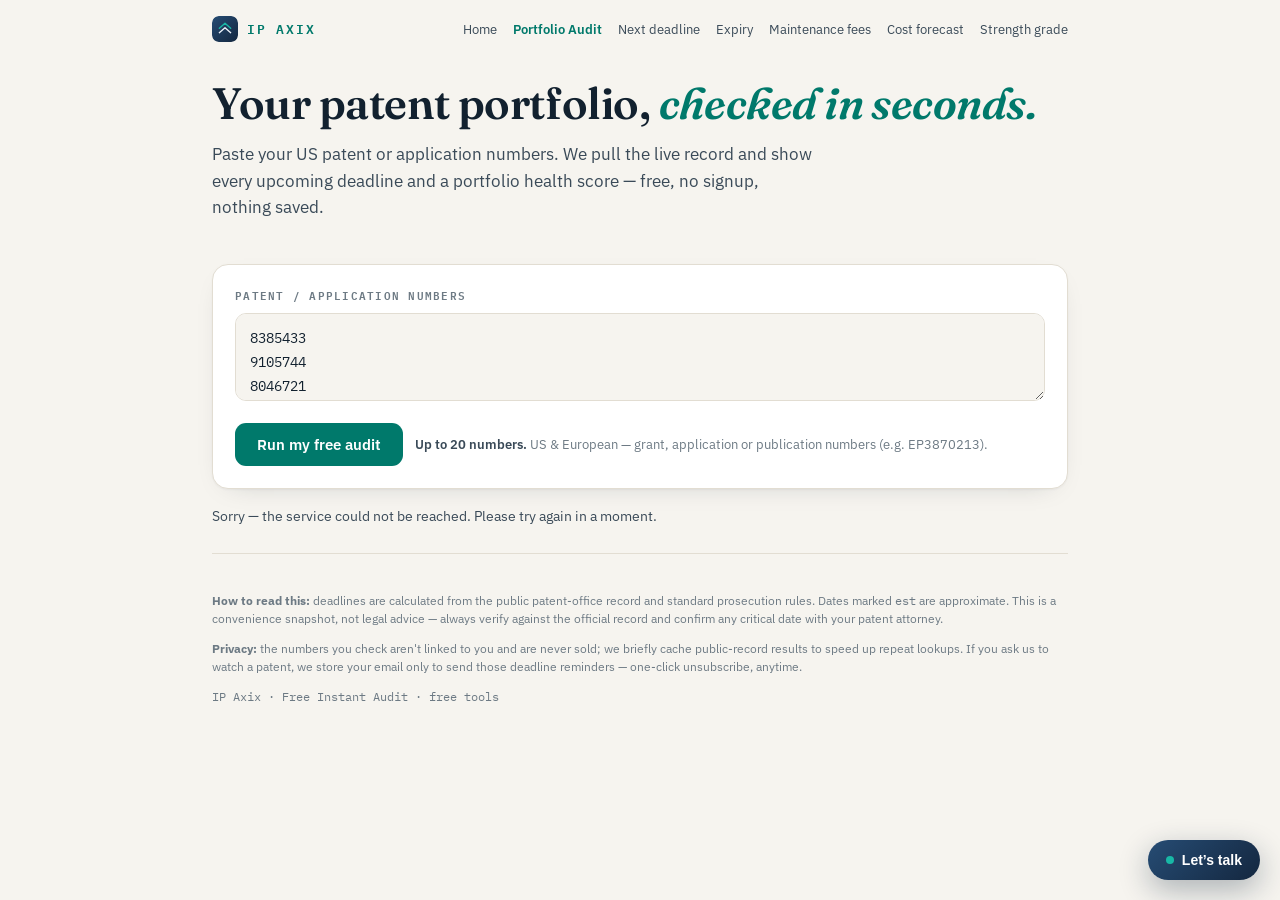
<file: index.html>
<!doctype html>
<html lang="en">
<head>
<meta charset="utf-8">
<meta name="viewport" content="width=device-width, initial-scale=1">
<title>Free Patent Portfolio Audit — IP Axix</title>
<meta name="description" content="Paste your US and European patent numbers for an instant deadline board and portfolio health score — free, no signup, live from the USPTO and EPO.">
<link rel="preconnect" href="https://fonts.googleapis.com">
<link rel="preconnect" href="https://fonts.gstatic.com" crossorigin>
<link rel="stylesheet" href="https://fonts.googleapis.com/css2?family=Fraunces:opsz,wght@9..144,400;9..144,500;9..144,600;9..144,700&family=IBM+Plex+Sans:wght@400;500;600;700&family=IBM+Plex+Mono:wght@500;600&display=swap">
<link rel="canonical" href="https://audit.ipaxix.online/">
<meta name="robots" content="index,follow">
<meta property="og:type" content="website">
<meta property="og:url" content="https://audit.ipaxix.online/">
<link rel="stylesheet" href="tools.css">
</head>
<body>
<div class="wrap">
  <nav class="topnav">
    <a class="brand" href="https://ipaxix.online"><span class="logo"><svg viewBox="0 0 64 64" xmlns="http://www.w3.org/2000/svg" role="img" aria-label="IP Axix"><defs><linearGradient id="ipxT" x1="0" y1="0" x2="1" y2="1"><stop offset="0" stop-color="#264C74"/><stop offset="1" stop-color="#14273F"/></linearGradient></defs><rect width="64" height="64" rx="15" fill="url(#ipxT)"/><polyline points="18,41 32,29 46,41" fill="none" stroke="#EAF1F8" stroke-width="3.4" stroke-linecap="round" stroke-linejoin="round"/><polyline points="18,30 32,18 46,30" fill="none" stroke="#18B8A6" stroke-width="3.4" stroke-linecap="round" stroke-linejoin="round"/></svg></span> IP Axix</a>
    <div class="navlinks"><a href="https://ipaxix.online">Home</a>
      <a href="/" class="on">Portfolio Audit</a>
      <a href="/in-force">Next deadline</a>
      <a href="/expiry">Expiry</a>
      <a href="/annuity">Maintenance fees</a>
      <a href="/forecast">Cost forecast</a>
      <a href="/grade">Strength grade</a>
    </div>
  </nav>
  <header class="mast">
    <h1>Your patent portfolio, <em>checked in seconds.</em></h1>
    <p class="lede">Paste your US patent or application numbers. We pull the live record and show every upcoming deadline and a portfolio health score — free, no signup, nothing saved.</p>
  </header>

  <section class="panel inputcard">
    <label class="field" for="pn">Patent / application numbers</label>
    <textarea id="pn" spellcheck="false" placeholder="e.g.  US 8,385,433&#10;9,105,744&#10;EP3870213"></textarea>
    <div class="row">
      <button class="go" id="run">Run my free audit</button>
      <button class="ghost" id="share" hidden>Copy shareable link</button>
      <span class="hint"><b>Up to 20 numbers.</b> US &amp; European — grant, application or publication numbers (e.g. EP3870213).</span>
    </div>
  </section>

  <div id="status" hidden></div>

  <main id="results" hidden>
    <section class="panel scorecard">
      <div class="gauge">
        <svg width="104" height="104" viewBox="0 0 104 104">
          <circle cx="52" cy="52" r="44" fill="none" stroke="var(--line)" stroke-width="10"></circle>
          <circle id="ring" cx="52" cy="52" r="44" fill="none" stroke="var(--accent)" stroke-width="10" stroke-linecap="round" stroke-dasharray="276.5" stroke-dashoffset="276.5"></circle>
        </svg>
        <div class="val"><b id="scoreNum">—</b><span>Health</span></div>
      </div>
      <div class="scoretext"><h2 id="scoreHead">Portfolio health</h2><p id="scoreSub"></p></div>
    </section>
    <div class="tiles" id="tiles"></div>
    <div class="plist" id="plist"></div>
    <div class="capture" id="capture" hidden></div>
    <section class="cta">
      <h2>Never chase these dates by hand again.</h2>
      <p>This snapshot is a one-time look. In the full tool your whole portfolio — US and European — stays synced, every deadline is monitored, and you get reminders before anything is at risk.</p>
      <div class="btns"><a class="primary" id="ctaStart" href="#">Book a walkthrough</a><a class="secondary" id="ctaDemo" href="#">Send us a message</a></div>
    </section>
    <div class="more">
      <h3>More free tools</h3>
      <div class="grid">
        <a href="/in-force"><b>When is my next deadline?</b><span>The soonest deadline on any US or European patent.</span></a>
        <a href="/expiry"><b>Patent expiry calculator</b><span>When a patent's term runs out.</span></a>
        <a href="/annuity"><b>Maintenance-fee estimator</b><span>What the USPTO fees will cost.</span></a>
      </div>
    </div>
  </main>

  <footer>
    <p><strong>How to read this:</strong> deadlines are calculated from the public patent-office record and standard prosecution rules. Dates marked <span class="mono">est</span> are approximate. This is a convenience snapshot, not legal advice — always verify against the official record and confirm any critical date with your patent attorney.</p>
    <p><strong>Privacy:</strong> the numbers you check aren't linked to you and are never sold; we briefly cache public-record results to speed up repeat lookups. If you ask us to watch a patent, we store your email only to send those deadline reminders — one-click unsubscribe, anytime.</p>
    <p class="mono">IP Axix · Free Instant Audit · free tools</p>
  </footer>
</div>
<script src="tools.js"></script>
<script>IPAX.init({ mode:"audit", tool:"audit", examples:"8385433\n9105744\n8046721\nEP3870213\nEP2796249" });</script>
</body>
</html>
</file>
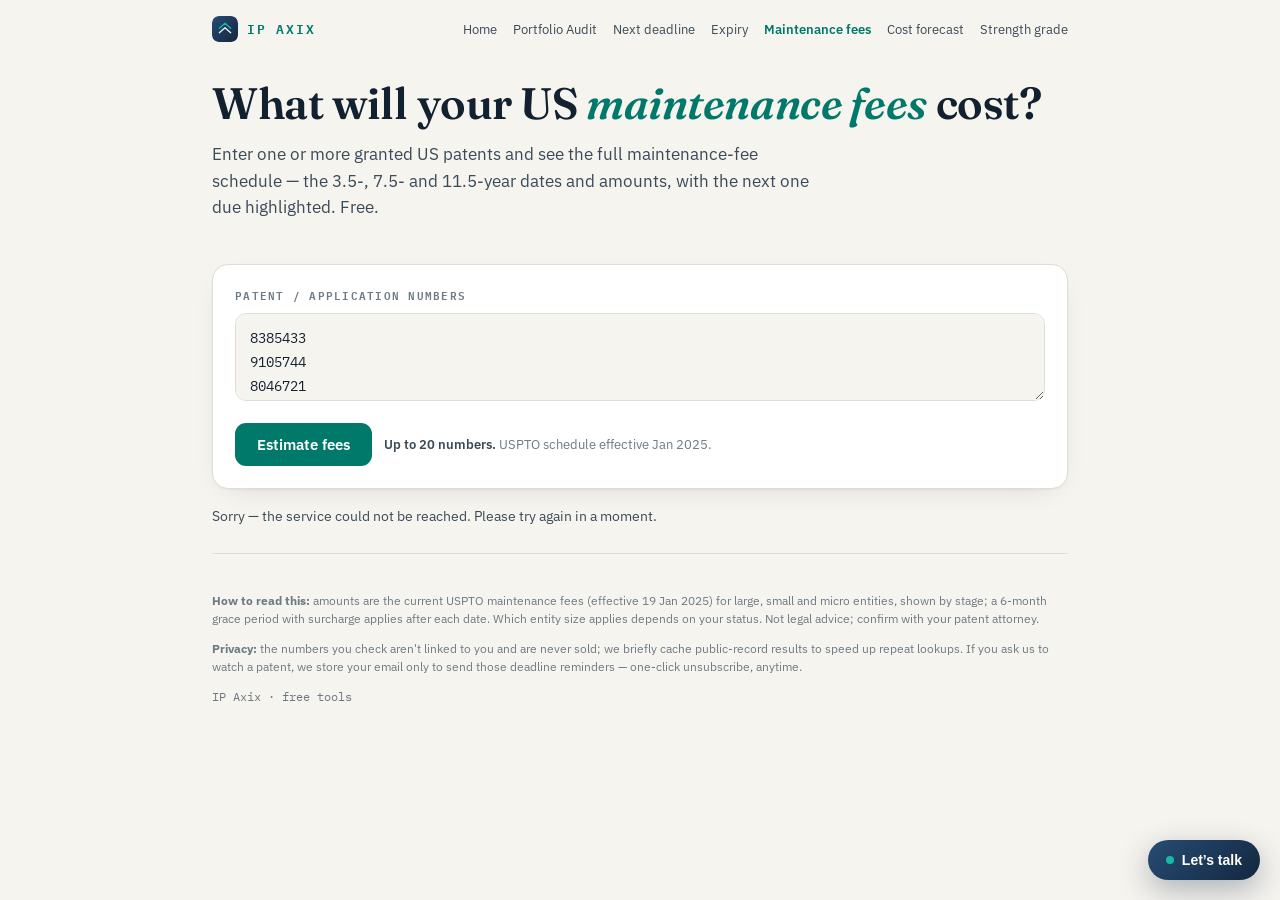
<file: annuity.html>
<!doctype html>
<html lang="en">
<head>
<meta charset="utf-8">
<meta name="viewport" content="width=device-width, initial-scale=1">
<title>US Maintenance Fee Estimator — IP Axix</title>
<meta name="description" content="Enter a US patent number to see its maintenance-fee schedule and amounts (3.5, 7.5, 11.5 years) for large, small and micro entities. Free, from IP Axix.">
<link rel="preconnect" href="https://fonts.googleapis.com">
<link rel="preconnect" href="https://fonts.gstatic.com" crossorigin>
<link rel="stylesheet" href="https://fonts.googleapis.com/css2?family=Fraunces:opsz,wght@9..144,400;9..144,500;9..144,600;9..144,700&family=IBM+Plex+Sans:wght@400;500;600;700&family=IBM+Plex+Mono:wght@500;600&display=swap">
<link rel="canonical" href="https://audit.ipaxix.online/annuity">
<meta name="robots" content="index,follow">
<meta property="og:type" content="website">
<meta property="og:url" content="https://audit.ipaxix.online/annuity">
<link rel="stylesheet" href="tools.css">
</head>
<body>
<div class="wrap">
  <nav class="topnav">
    <a class="brand" href="https://ipaxix.online"><span class="logo"><svg viewBox="0 0 64 64" xmlns="http://www.w3.org/2000/svg" role="img" aria-label="IP Axix"><defs><linearGradient id="ipxT" x1="0" y1="0" x2="1" y2="1"><stop offset="0" stop-color="#264C74"/><stop offset="1" stop-color="#14273F"/></linearGradient></defs><rect width="64" height="64" rx="15" fill="url(#ipxT)"/><polyline points="18,41 32,29 46,41" fill="none" stroke="#EAF1F8" stroke-width="3.4" stroke-linecap="round" stroke-linejoin="round"/><polyline points="18,30 32,18 46,30" fill="none" stroke="#18B8A6" stroke-width="3.4" stroke-linecap="round" stroke-linejoin="round"/></svg></span> IP Axix</a>
    <div class="navlinks"><a href="https://ipaxix.online">Home</a>
      <a href="/">Portfolio Audit</a>
      <a href="/in-force">Next deadline</a>
      <a href="/expiry">Expiry</a>
      <a href="/annuity" class="on">Maintenance fees</a>
      <a href="/forecast">Cost forecast</a>
      <a href="/grade">Strength grade</a>
    </div>
  </nav>
  <header class="mast">
    <h1>What will your US <em>maintenance fees</em> cost?</h1>
    <p class="lede">Enter one or more granted US patents and see the full maintenance-fee schedule — the 3.5-, 7.5- and 11.5-year dates and amounts, with the next one due highlighted. Free.</p>
  </header>

  <section class="panel inputcard">
    <label class="field" for="pn">Patent / application numbers</label>
    <textarea id="pn" spellcheck="false" placeholder="e.g.  US 8,385,433"></textarea>
    <div class="row">
      <button class="go" id="run">Estimate fees</button>
      <button class="ghost" id="share" hidden>Copy shareable link</button>
      <span class="hint"><b>Up to 20 numbers.</b> USPTO schedule effective Jan 2025.</span>
    </div>
  </section>

  <div id="status" hidden></div>

  <main id="results" hidden>
    <div class="plist" id="plist"></div>
    <div class="capture" id="capture" hidden></div>
    <section class="cta">
      <h2>Never miss a fee — or a patent.</h2>
      <p>A missed maintenance fee abandons a granted patent. In the full tool we track every fee across your portfolio and remind you well before each due date.</p>
      <div class="btns"><a class="primary" id="ctaStart" href="#">Book a walkthrough</a><a class="secondary" id="ctaDemo" href="#">Send us a message</a></div>
    </section>
    <div class="more">
      <h3>More free tools</h3>
      <div class="grid">
        <a href="/"><b>Full portfolio audit</b><span>Every deadline + a health score.</span></a>
        <a href="/in-force"><b>When is my next deadline?</b><span>The soonest deadline on any US or European patent.</span></a>
        <a href="/expiry"><b>Patent expiry calculator</b><span>When a patent's term runs out.</span></a>
      </div>
    </div>
  </main>

  <footer>
    <p><strong>How to read this:</strong> amounts are the current USPTO maintenance fees (effective 19 Jan 2025) for large, small and micro entities, shown by stage; a 6-month grace period with surcharge applies after each date. Which entity size applies depends on your status. Not legal advice; confirm with your patent attorney.</p>
    <p><strong>Privacy:</strong> the numbers you check aren't linked to you and are never sold; we briefly cache public-record results to speed up repeat lookups. If you ask us to watch a patent, we store your email only to send those deadline reminders — one-click unsubscribe, anytime.</p>
    <p class="mono">IP Axix · free tools</p>
  </footer>
</div>
<script src="tools.js"></script>
<script>IPAX.init({ mode:"annuity", tool:"annuity", examples:"8385433\n9105744\n8046721\nEP3870213\nEP2796249" });</script>
</body>
</html>
</file>
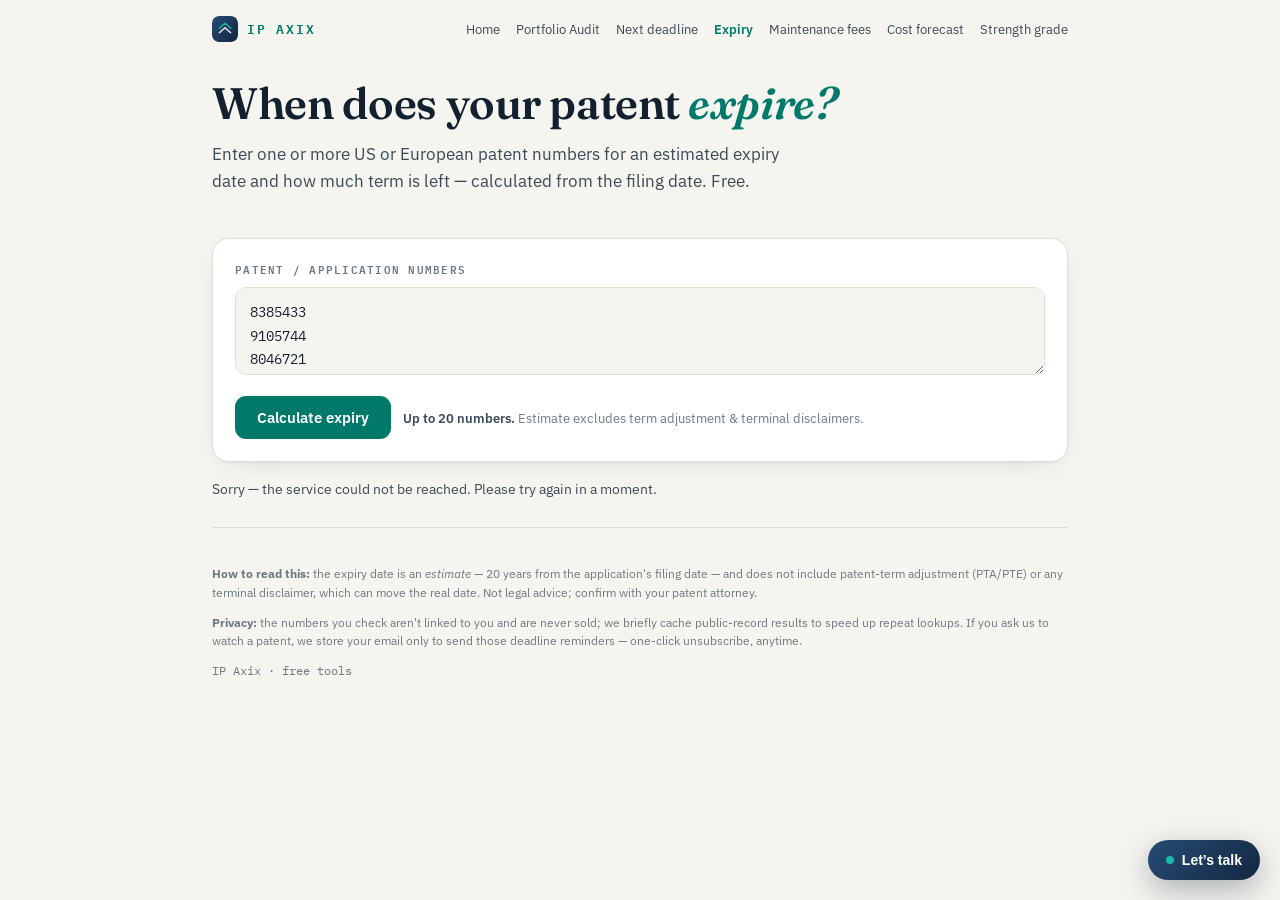
<file: expiry.html>
<!doctype html>
<html lang="en">
<head>
<meta charset="utf-8">
<meta name="viewport" content="width=device-width, initial-scale=1">
<title>Patent Expiry Calculator — IP Axix</title>
<meta name="description" content="Enter a US patent number and get its estimated expiry date and remaining term. Free patent expiry calculator from IP Axix.">
<link rel="preconnect" href="https://fonts.googleapis.com">
<link rel="preconnect" href="https://fonts.gstatic.com" crossorigin>
<link rel="stylesheet" href="https://fonts.googleapis.com/css2?family=Fraunces:opsz,wght@9..144,400;9..144,500;9..144,600;9..144,700&family=IBM+Plex+Sans:wght@400;500;600;700&family=IBM+Plex+Mono:wght@500;600&display=swap">
<link rel="canonical" href="https://audit.ipaxix.online/expiry">
<meta name="robots" content="index,follow">
<meta property="og:type" content="website">
<meta property="og:url" content="https://audit.ipaxix.online/expiry">
<link rel="stylesheet" href="tools.css">
</head>
<body>
<div class="wrap">
  <nav class="topnav">
    <a class="brand" href="https://ipaxix.online"><span class="logo"><svg viewBox="0 0 64 64" xmlns="http://www.w3.org/2000/svg" role="img" aria-label="IP Axix"><defs><linearGradient id="ipxT" x1="0" y1="0" x2="1" y2="1"><stop offset="0" stop-color="#264C74"/><stop offset="1" stop-color="#14273F"/></linearGradient></defs><rect width="64" height="64" rx="15" fill="url(#ipxT)"/><polyline points="18,41 32,29 46,41" fill="none" stroke="#EAF1F8" stroke-width="3.4" stroke-linecap="round" stroke-linejoin="round"/><polyline points="18,30 32,18 46,30" fill="none" stroke="#18B8A6" stroke-width="3.4" stroke-linecap="round" stroke-linejoin="round"/></svg></span> IP Axix</a>
    <div class="navlinks"><a href="https://ipaxix.online">Home</a>
      <a href="/">Portfolio Audit</a>
      <a href="/in-force">Next deadline</a>
      <a href="/expiry" class="on">Expiry</a>
      <a href="/annuity">Maintenance fees</a>
      <a href="/forecast">Cost forecast</a>
      <a href="/grade">Strength grade</a>
    </div>
  </nav>
  <header class="mast">
    <h1>When does your patent <em>expire?</em></h1>
    <p class="lede">Enter one or more US or European patent numbers for an estimated expiry date and how much term is left — calculated from the filing date. Free.</p>
  </header>

  <section class="panel inputcard">
    <label class="field" for="pn">Patent / application numbers</label>
    <textarea id="pn" spellcheck="false" placeholder="e.g.  US 8,385,433&#10;EP3870213"></textarea>
    <div class="row">
      <button class="go" id="run">Calculate expiry</button>
      <button class="ghost" id="share" hidden>Copy shareable link</button>
      <span class="hint"><b>Up to 20 numbers.</b> Estimate excludes term adjustment &amp; terminal disclaimers.</span>
    </div>
  </section>

  <div id="status" hidden></div>

  <main id="results" hidden>
    <div class="plist" id="plist"></div>
    <div class="capture" id="capture" hidden></div>
    <section class="cta">
      <h2>Track term and every deadline in one place.</h2>
      <p>Expiry is only half the picture — maintenance fees keep a patent alive until then. In the full tool your whole portfolio stays monitored, with reminders before every deadline.</p>
      <div class="btns"><a class="primary" id="ctaStart" href="#">Book a walkthrough</a><a class="secondary" id="ctaDemo" href="#">Send us a message</a></div>
    </section>
    <div class="more">
      <h3>More free tools</h3>
      <div class="grid">
        <a href="/"><b>Full portfolio audit</b><span>Every deadline + a health score.</span></a>
        <a href="/in-force"><b>When is my next deadline?</b><span>The soonest deadline on any US or European patent.</span></a>
        <a href="/annuity"><b>Maintenance-fee estimator</b><span>What the USPTO fees will cost.</span></a>
      </div>
    </div>
  </main>

  <footer>
    <p><strong>How to read this:</strong> the expiry date is an <em>estimate</em> — 20 years from the application's filing date — and does not include patent-term adjustment (PTA/PTE) or any terminal disclaimer, which can move the real date. Not legal advice; confirm with your patent attorney.</p>
    <p><strong>Privacy:</strong> the numbers you check aren't linked to you and are never sold; we briefly cache public-record results to speed up repeat lookups. If you ask us to watch a patent, we store your email only to send those deadline reminders — one-click unsubscribe, anytime.</p>
    <p class="mono">IP Axix · free tools</p>
  </footer>
</div>
<script src="tools.js"></script>
<script>IPAX.init({ mode:"expiry", tool:"expiry", examples:"8385433\n9105744\n8046721\nEP3870213\nEP2796249" });</script>
</body>
</html>
</file>
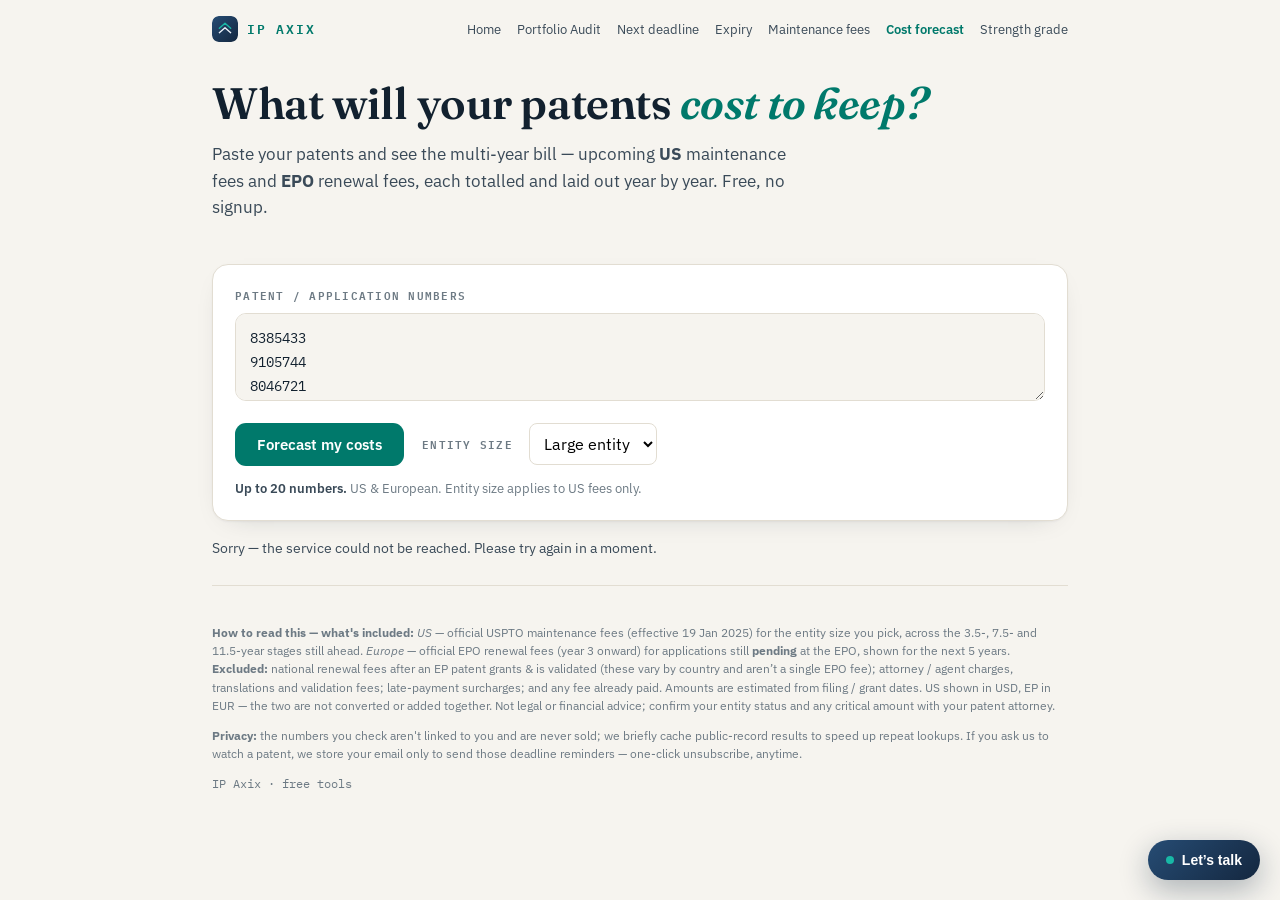
<file: forecast.html>
<!doctype html>
<html lang="en">
<head>
<meta charset="utf-8">
<meta name="viewport" content="width=device-width, initial-scale=1">
<title>Patent Renewal Cost Forecast — IP Axix</title>
<meta name="description" content="Paste your patents and see what it will cost to keep them alive — a multi-year forecast of USPTO maintenance fees, year by year. Free, from IP Axix.">
<link rel="preconnect" href="https://fonts.googleapis.com">
<link rel="preconnect" href="https://fonts.gstatic.com" crossorigin>
<link rel="stylesheet" href="https://fonts.googleapis.com/css2?family=Fraunces:opsz,wght@9..144,400;9..144,500;9..144,600;9..144,700&family=IBM+Plex+Sans:wght@400;500;600;700&family=IBM+Plex+Mono:wght@500;600&display=swap">
<link rel="canonical" href="https://audit.ipaxix.online/forecast">
<meta name="robots" content="index,follow">
<meta property="og:type" content="website">
<meta property="og:url" content="https://audit.ipaxix.online/forecast">
<link rel="stylesheet" href="tools.css">
</head>
<body>
<div class="wrap">
  <nav class="topnav">
    <a class="brand" href="https://ipaxix.online"><span class="logo"><svg viewBox="0 0 64 64" xmlns="http://www.w3.org/2000/svg" role="img" aria-label="IP Axix"><defs><linearGradient id="ipxT" x1="0" y1="0" x2="1" y2="1"><stop offset="0" stop-color="#264C74"/><stop offset="1" stop-color="#14273F"/></linearGradient></defs><rect width="64" height="64" rx="15" fill="url(#ipxT)"/><polyline points="18,41 32,29 46,41" fill="none" stroke="#EAF1F8" stroke-width="3.4" stroke-linecap="round" stroke-linejoin="round"/><polyline points="18,30 32,18 46,30" fill="none" stroke="#18B8A6" stroke-width="3.4" stroke-linecap="round" stroke-linejoin="round"/></svg></span> IP Axix</a>
    <div class="navlinks"><a href="https://ipaxix.online">Home</a>
      <a href="/">Portfolio Audit</a>
      <a href="/in-force">Next deadline</a>
      <a href="/expiry">Expiry</a>
      <a href="/annuity">Maintenance fees</a>
      <a href="/forecast" class="on">Cost forecast</a>
      <a href="/grade">Strength grade</a>
    </div>
  </nav>
  <header class="mast">
    <h1>What will your patents <em>cost to keep?</em></h1>
    <p class="lede">Paste your patents and see the multi-year bill — upcoming <strong>US</strong> maintenance fees and <strong>EPO</strong> renewal fees, each totalled and laid out year by year. Free, no signup.</p>
  </header>

  <section class="panel inputcard">
    <label class="field" for="pn">Patent / application numbers</label>
    <textarea id="pn" spellcheck="false" placeholder="e.g.  US 8,385,433&#10;9,105,744&#10;EP3870213"></textarea>
    <div class="row">
      <button class="go" id="run">Forecast my costs</button>
      <label class="field" for="entity" style="margin:0 4px 0 6px">Entity size</label>
      <select id="entity" style="padding:9px 10px;border:1px solid var(--line);border-radius:8px;background:var(--card,#fff);font:inherit">
        <option value="large">Large entity</option>
        <option value="small">Small entity</option>
        <option value="micro">Micro entity</option>
      </select>
      <button class="ghost" id="share" hidden>Copy shareable link</button>
      <span class="hint"><b>Up to 20 numbers.</b> US &amp; European. Entity size applies to US fees only.</span>
    </div>
  </section>

  <div id="status" hidden></div>

  <main id="results" hidden>
    <div class="plist" id="plist"></div>
    <div class="capture" id="capture" hidden></div>
    <section class="cta">
      <h2>Budget once — then never miss a payment.</h2>
      <p>A missed maintenance fee throws away a granted patent. In the full tool your whole portfolio's fees are tracked and forecast, with reminders before every due date.</p>
      <div class="btns"><a class="primary" id="ctaStart" href="#">Book a walkthrough</a><a class="secondary" id="ctaDemo" href="#">Send us a message</a></div>
    </section>
    <div class="more">
      <h3>More free tools</h3>
      <div class="grid">
        <a href="/"><b>Full portfolio audit</b><span>Every deadline + a health score.</span></a>
        <a href="/annuity"><b>Maintenance-fee estimator</b><span>The fee schedule for one patent.</span></a>
        <a href="/expiry"><b>Patent expiry calculator</b><span>When a patent's term runs out.</span></a>
      </div>
    </div>
  </main>

  <footer>
    <p><strong>How to read this — what's included:</strong> <em>US</em> — official USPTO maintenance fees (effective 19 Jan 2025) for the entity size you pick, across the 3.5-, 7.5- and 11.5-year stages still ahead. <em>Europe</em> — official EPO renewal fees (year 3 onward) for applications still <strong>pending</strong> at the EPO, shown for the next 5 years. <strong>Excluded:</strong> national renewal fees after an EP patent grants &amp; is validated (these vary by country and aren’t a single EPO fee); attorney / agent charges, translations and validation fees; late-payment surcharges; and any fee already paid. Amounts are estimated from filing / grant dates. US shown in USD, EP in EUR — the two are not converted or added together. Not legal or financial advice; confirm your entity status and any critical amount with your patent attorney.</p>
    <p><strong>Privacy:</strong> the numbers you check aren't linked to you and are never sold; we briefly cache public-record results to speed up repeat lookups. If you ask us to watch a patent, we store your email only to send those deadline reminders — one-click unsubscribe, anytime.</p>
    <p class="mono">IP Axix · free tools</p>
  </footer>
</div>
<script src="tools.js"></script>
<script>IPAX.init({ mode:"forecast", tool:"forecast", examples:"8385433\n9105744\n8046721\nEP3870213\nEP2796249" });</script>
</body>
</html>
</file>
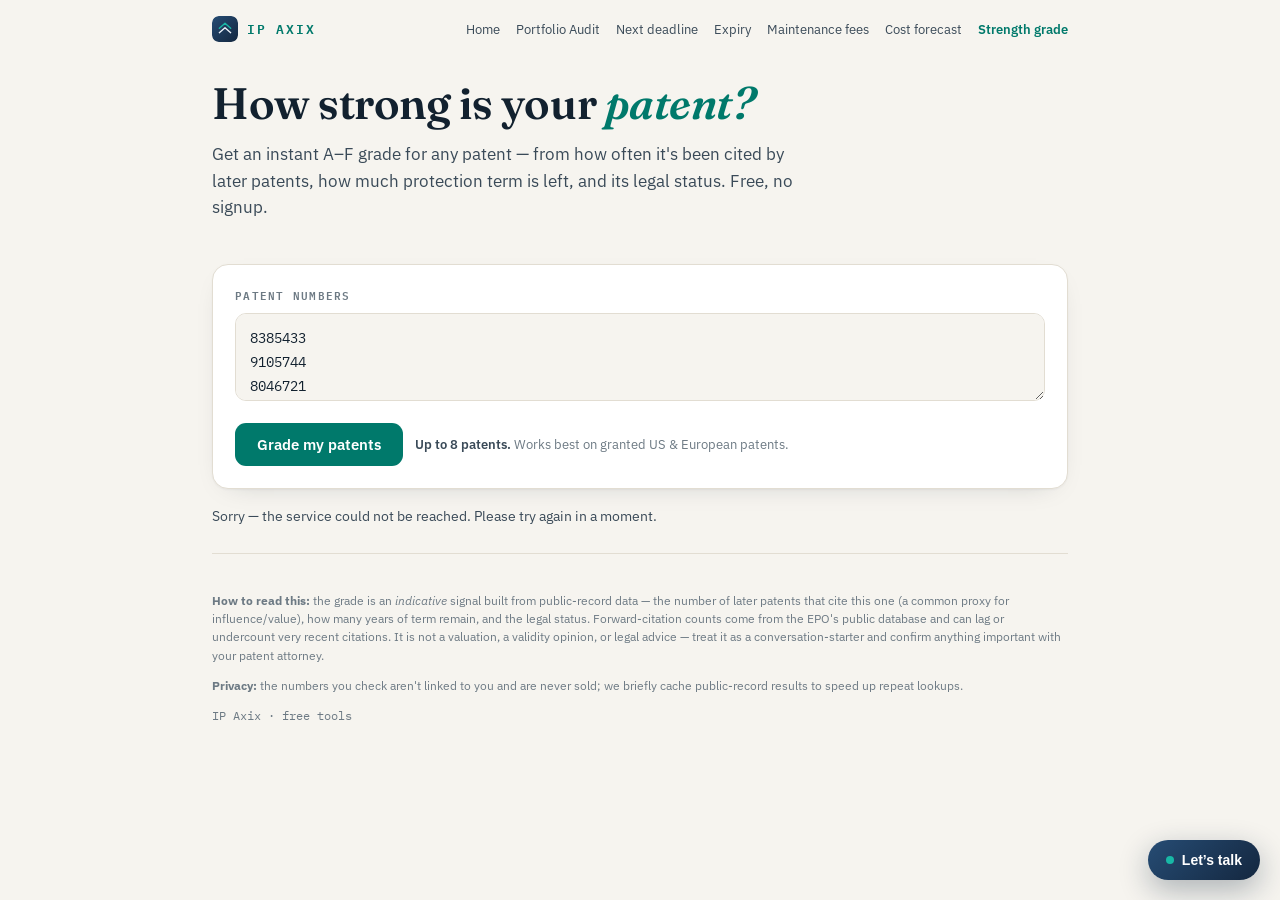
<file: grade.html>
<!doctype html>
<html lang="en">
<head>
<meta charset="utf-8">
<meta name="viewport" content="width=device-width, initial-scale=1">
<title>Patent Strength Grade — IP Axix</title>
<meta name="description" content="Get an instant A–F strength grade for any patent — based on how often it's cited, how much term is left, and its legal status. Free, from IP Axix.">
<link rel="preconnect" href="https://fonts.googleapis.com">
<link rel="preconnect" href="https://fonts.gstatic.com" crossorigin>
<link rel="stylesheet" href="https://fonts.googleapis.com/css2?family=Fraunces:opsz,wght@9..144,400;9..144,500;9..144,600;9..144,700&family=IBM+Plex+Sans:wght@400;500;600;700&family=IBM+Plex+Mono:wght@500;600&display=swap">
<link rel="canonical" href="https://audit.ipaxix.online/grade">
<meta name="robots" content="index,follow">
<meta property="og:type" content="website">
<meta property="og:url" content="https://audit.ipaxix.online/grade">
<link rel="stylesheet" href="tools.css">
</head>
<body>
<div class="wrap">
  <nav class="topnav">
    <a class="brand" href="https://ipaxix.online"><span class="logo"><svg viewBox="0 0 64 64" xmlns="http://www.w3.org/2000/svg" role="img" aria-label="IP Axix"><defs><linearGradient id="ipxT" x1="0" y1="0" x2="1" y2="1"><stop offset="0" stop-color="#264C74"/><stop offset="1" stop-color="#14273F"/></linearGradient></defs><rect width="64" height="64" rx="15" fill="url(#ipxT)"/><polyline points="18,41 32,29 46,41" fill="none" stroke="#EAF1F8" stroke-width="3.4" stroke-linecap="round" stroke-linejoin="round"/><polyline points="18,30 32,18 46,30" fill="none" stroke="#18B8A6" stroke-width="3.4" stroke-linecap="round" stroke-linejoin="round"/></svg></span> IP Axix</a>
    <div class="navlinks"><a href="https://ipaxix.online">Home</a>
      <a href="/">Portfolio Audit</a>
      <a href="/in-force">Next deadline</a>
      <a href="/expiry">Expiry</a>
      <a href="/annuity">Maintenance fees</a>
      <a href="/forecast">Cost forecast</a>
      <a href="/grade" class="on">Strength grade</a>
    </div>
  </nav>
  <header class="mast">
    <h1>How strong is your <em>patent?</em></h1>
    <p class="lede">Get an instant A–F grade for any patent — from how often it's been cited by later patents, how much protection term is left, and its legal status. Free, no signup.</p>
  </header>

  <section class="panel inputcard">
    <label class="field" for="pn">Patent numbers</label>
    <textarea id="pn" spellcheck="false" placeholder="e.g.  US 8,385,433&#10;EP3870213&#10;EP3870213"></textarea>
    <div class="row">
      <button class="go" id="run">Grade my patents</button>
      <button class="ghost" id="share" hidden>Copy shareable link</button>
      <span class="hint"><b>Up to 8 patents.</b> Works best on granted US &amp; European patents.</span>
    </div>
  </section>

  <div id="status" hidden></div>

  <main id="results" hidden>
    <div class="plist" id="plist"></div>
    <section class="cta">
      <h2>Know your whole portfolio's strength.</h2>
      <p>A grade on one patent is a start. In the full tool you see strength, deadlines and competitor citations across your entire portfolio — kept current automatically.</p>
      <div class="btns"><a class="primary" id="ctaStart" href="#">Book a walkthrough</a><a class="secondary" id="ctaDemo" href="#">Send us a message</a></div>
    </section>
    <div class="more">
      <h3>More free tools</h3>
      <div class="grid">
        <a href="/"><b>Full portfolio audit</b><span>Every deadline + a health score.</span></a>
        <a href="/forecast"><b>Renewal cost forecast</b><span>What it costs to keep them alive.</span></a>
        <a href="/expiry"><b>Patent expiry calculator</b><span>When a patent's term runs out.</span></a>
      </div>
    </div>
  </main>

  <footer>
    <p><strong>How to read this:</strong> the grade is an <em>indicative</em> signal built from public-record data — the number of later patents that cite this one (a common proxy for influence/value), how many years of term remain, and the legal status. Forward-citation counts come from the EPO's public database and can lag or undercount very recent citations. It is not a valuation, a validity opinion, or legal advice — treat it as a conversation-starter and confirm anything important with your patent attorney.</p>
    <p><strong>Privacy:</strong> the numbers you check aren't linked to you and are never sold; we briefly cache public-record results to speed up repeat lookups.</p>
    <p class="mono">IP Axix · free tools</p>
  </footer>
</div>
<script src="tools.js"></script>
<script>IPAX.init({ mode:"grade", tool:"grade", examples:"8385433\n9105744\n8046721\nEP3870213\nEP2796249" });</script>
</body>
</html>
</file>
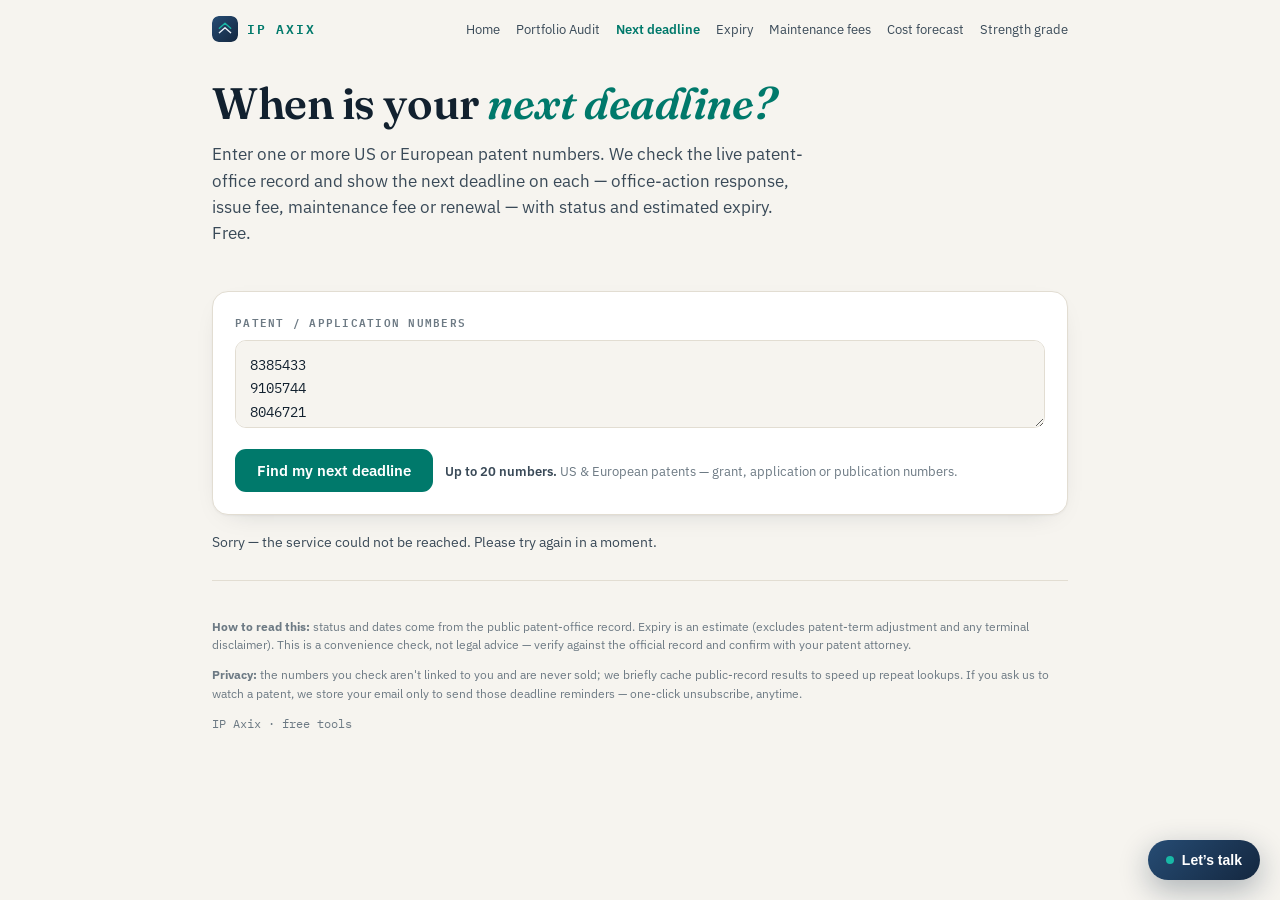
<file: in-force.html>
<!doctype html>
<html lang="en">
<head>
<meta charset="utf-8">
<meta name="viewport" content="width=device-width, initial-scale=1">
<title>When Is My Next Patent Deadline? — IP Axix</title>
<meta name="description" content="Enter a US patent number and instantly see its next deadline — office-action response, issue fee, maintenance fee or renewal — plus status and estimated expiry. Free, from IP Axix.">
<link rel="preconnect" href="https://fonts.googleapis.com">
<link rel="preconnect" href="https://fonts.gstatic.com" crossorigin>
<link rel="stylesheet" href="https://fonts.googleapis.com/css2?family=Fraunces:opsz,wght@9..144,400;9..144,500;9..144,600;9..144,700&family=IBM+Plex+Sans:wght@400;500;600;700&family=IBM+Plex+Mono:wght@500;600&display=swap">
<link rel="canonical" href="https://audit.ipaxix.online/in-force">
<meta name="robots" content="index,follow">
<meta property="og:type" content="website">
<meta property="og:url" content="https://audit.ipaxix.online/in-force">
<link rel="stylesheet" href="tools.css">
</head>
<body>
<div class="wrap">
  <nav class="topnav">
    <a class="brand" href="https://ipaxix.online"><span class="logo"><svg viewBox="0 0 64 64" xmlns="http://www.w3.org/2000/svg" role="img" aria-label="IP Axix"><defs><linearGradient id="ipxT" x1="0" y1="0" x2="1" y2="1"><stop offset="0" stop-color="#264C74"/><stop offset="1" stop-color="#14273F"/></linearGradient></defs><rect width="64" height="64" rx="15" fill="url(#ipxT)"/><polyline points="18,41 32,29 46,41" fill="none" stroke="#EAF1F8" stroke-width="3.4" stroke-linecap="round" stroke-linejoin="round"/><polyline points="18,30 32,18 46,30" fill="none" stroke="#18B8A6" stroke-width="3.4" stroke-linecap="round" stroke-linejoin="round"/></svg></span> IP Axix</a>
    <div class="navlinks"><a href="https://ipaxix.online">Home</a>
      <a href="/">Portfolio Audit</a>
      <a href="/in-force" class="on">Next deadline</a>
      <a href="/expiry">Expiry</a>
      <a href="/annuity">Maintenance fees</a>
      <a href="/forecast">Cost forecast</a>
      <a href="/grade">Strength grade</a>
    </div>
  </nav>
  <header class="mast">
    <h1>When is your <em>next deadline?</em></h1>
    <p class="lede">Enter one or more US or European patent numbers. We check the live patent-office record and show the next deadline on each — office-action response, issue fee, maintenance fee or renewal — with status and estimated expiry. Free.</p>
  </header>

  <section class="panel inputcard">
    <label class="field" for="pn">Patent / application numbers</label>
    <textarea id="pn" spellcheck="false" placeholder="e.g.  US 8,385,433&#10;EP3870213"></textarea>
    <div class="row">
      <button class="go" id="run">Find my next deadline</button>
      <button class="ghost" id="share" hidden>Copy shareable link</button>
      <span class="hint"><b>Up to 20 numbers.</b> US &amp; European patents — grant, application or publication numbers.</span>
    </div>
  </section>

  <div id="status" hidden></div>

  <main id="results" hidden>
    <div class="plist" id="plist"></div>
    <div class="capture" id="capture" hidden></div>
    <section class="cta">
      <h2>Keep an eye on these automatically.</h2>
      <p>A patent stays in force only while its fees are paid. In the full tool we monitor status and every maintenance fee for your whole portfolio and remind you before each one is due.</p>
      <div class="btns"><a class="primary" id="ctaStart" href="#">Book a walkthrough</a><a class="secondary" id="ctaDemo" href="#">Send us a message</a></div>
    </section>
    <div class="more">
      <h3>More free tools</h3>
      <div class="grid">
        <a href="/"><b>Full portfolio audit</b><span>Every deadline + a health score.</span></a>
        <a href="/expiry"><b>Patent expiry calculator</b><span>When a patent's term runs out.</span></a>
        <a href="/annuity"><b>Maintenance-fee estimator</b><span>What the USPTO fees will cost.</span></a>
      </div>
    </div>
  </main>

  <footer>
    <p><strong>How to read this:</strong> status and dates come from the public patent-office record. Expiry is an estimate (excludes patent-term adjustment and any terminal disclaimer). This is a convenience check, not legal advice — verify against the official record and confirm with your patent attorney.</p>
    <p><strong>Privacy:</strong> the numbers you check aren't linked to you and are never sold; we briefly cache public-record results to speed up repeat lookups. If you ask us to watch a patent, we store your email only to send those deadline reminders — one-click unsubscribe, anytime.</p>
    <p class="mono">IP Axix · free tools</p>
  </footer>
</div>
<script src="tools.js"></script>
<script>IPAX.init({ mode:"nextdeadline", tool:"nextdeadline", examples:"8385433\n9105744\n8046721\nEP3870213\nEP2796249" });</script>
</body>
</html>
</file>
<file: tools.css>
/* IP Axix free-tools — shared stylesheet */
:root{
  --ink:#12212f; --ink-soft:#3a4a58; --paper:#f6f4ef; --card:#ffffff;
  --line:#e2ddd2; --line-soft:#eee9df;
  --navy:#1f3a5f; --teal:#00796b; --blue:#1565c0;
  --amber:#b4741a; --red:#a4232b; --green:#2e6b3b;
  --accent:var(--teal); --mut:#6d7a84;
  --shadow:0 1px 2px rgba(18,33,47,.04),0 8px 28px -18px rgba(18,33,47,.28);
}
@media (prefers-color-scheme:dark){
  :root{
    --ink:#eef2f4; --ink-soft:#c2ccd2; --paper:#0f171d; --card:#161f27;
    --line:#26333d; --line-soft:#1e2a33;
    --navy:#8fb2df; --teal:#4fc4b2; --blue:#7fb1ec;
    --amber:#e0a24d; --red:#e58b90; --green:#7fc78d; --mut:#8b99a3;
    --shadow:0 1px 2px rgba(0,0,0,.3),0 10px 30px -18px rgba(0,0,0,.7);
  }
}
*{box-sizing:border-box}
html{-webkit-text-size-adjust:100%}
body{margin:0;background:var(--paper);color:var(--ink);
  font-family:"IBM Plex Sans",system-ui,-apple-system,sans-serif;line-height:1.6;-webkit-font-smoothing:antialiased}
img{max-width:100%}
a{color:var(--blue)}
::selection{background:color-mix(in srgb,var(--accent) 26%,transparent)}
.wrap{max-width:900px;margin:0 auto;padding:0 22px}
.mono{font-family:"IBM Plex Mono",ui-monospace,monospace;font-variant-numeric:tabular-nums}
[hidden]{display:none!important}

/* nav */
.topnav{display:flex;align-items:center;gap:8px 20px;flex-wrap:wrap;padding:16px 0 0}
.brand{display:flex;align-items:center;gap:9px;font-family:"IBM Plex Mono",monospace;font-weight:600;
  letter-spacing:.14em;text-transform:uppercase;font-size:12.5px;color:var(--accent);text-decoration:none}
.brand .logo{display:inline-flex;line-height:0}
.brand .logo svg{width:26px;height:26px;border-radius:7px;display:block}
.navlinks{display:flex;gap:4px 16px;flex-wrap:wrap;margin-left:auto;font-size:12.5px}
.navlinks a{color:var(--ink-soft);text-decoration:none;padding:3px 0}
.navlinks a:hover{color:var(--accent)}
.navlinks a.on{color:var(--accent);font-weight:600}

/* hero */
header.mast{padding:26px 0 20px}
h1{font-family:"Fraunces",Georgia,serif;font-weight:600;font-size:clamp(28px,5vw,44px);line-height:1.05;
  letter-spacing:-.01em;margin:12px 0 0;text-wrap:balance}
h1 em{font-style:italic;color:var(--accent)}
.lede{font-size:16.5px;color:var(--ink-soft);max-width:60ch;margin:15px 0 0}

.panel{background:var(--card);border:1px solid var(--line);border-radius:16px;box-shadow:var(--shadow)}
.inputcard{padding:22px;margin:24px 0 8px}
label.field{display:block;font-family:"IBM Plex Mono",monospace;font-size:10.5px;font-weight:600;
  letter-spacing:.12em;text-transform:uppercase;color:var(--mut);margin:0 0 9px}
textarea{width:100%;min-height:88px;resize:vertical;border:1px solid var(--line);border-radius:11px;
  background:var(--paper);color:var(--ink);padding:13px 14px;font-family:"IBM Plex Mono",monospace;font-size:14px;line-height:1.7}
textarea:focus{outline:2px solid color-mix(in srgb,var(--accent) 55%,transparent);outline-offset:1px;border-color:var(--accent)}
.row{display:flex;flex-wrap:wrap;gap:12px;align-items:center;margin-top:14px}
button.go{font-family:"IBM Plex Sans";font-weight:600;font-size:15px;color:#fff;background:var(--accent);
  border:none;border-radius:11px;padding:12px 22px;cursor:pointer;transition:filter .15s}
button.go:hover{filter:brightness(1.06)} button.go:disabled{opacity:.55;cursor:default}
.hint{font-size:12.5px;color:var(--mut)} .hint b{color:var(--ink-soft);font-weight:600}
.ghost{background:transparent;border:1px solid var(--line);color:var(--ink-soft);border-radius:10px;
  padding:9px 15px;font-size:13px;font-weight:600;cursor:pointer;font-family:inherit}
.ghost:hover{border-color:var(--accent);color:var(--accent)}

#status{margin:16px 0;font-size:14px;color:var(--ink-soft)}
.spin{display:inline-block;width:14px;height:14px;border:2px solid var(--line);border-top-color:var(--accent);
  border-radius:50%;animation:sp .7s linear infinite;vertical-align:-2px;margin-right:8px}
@keyframes sp{to{transform:rotate(360deg)}}
@media (prefers-reduced-motion:reduce){.spin{animation:none}}

/* score gauge (audit) */
.scorecard{display:flex;gap:22px;align-items:center;flex-wrap:wrap;padding:22px 24px;margin:22px 0}
.gauge{position:relative;width:104px;height:104px;flex:0 0 auto}
.gauge svg{transform:rotate(-90deg)}
.gauge .val{position:absolute;inset:0;display:flex;flex-direction:column;align-items:center;justify-content:center}
.gauge .val b{font-family:"Fraunces",serif;font-size:30px;font-weight:600;line-height:1}
.gauge .val span{font-family:"IBM Plex Mono",monospace;font-size:9px;letter-spacing:.1em;text-transform:uppercase;color:var(--mut);margin-top:2px}
.scoretext{flex:1 1 300px;min-width:240px}
.scoretext h2{font-family:"Fraunces",serif;font-weight:600;font-size:21px;margin:0 0 4px;letter-spacing:-.01em}
.scoretext p{margin:0;font-size:13.5px;color:var(--ink-soft)}

.tiles{display:grid;grid-template-columns:repeat(auto-fit,minmax(120px,1fr));gap:11px;margin:16px 0}
.tile{background:var(--card);border:1px solid var(--line);border-radius:12px;padding:14px 15px}
.tile b{display:block;font-family:"Fraunces",serif;font-size:25px;font-weight:600;line-height:1}
.tile span{font-size:12px;color:var(--ink-soft);margin-top:5px;display:block}
.tile.warn b{color:var(--red)} .tile.soon b{color:var(--amber)} .tile.ok b{color:var(--green)}

/* patent cards */
.plist{display:flex;flex-direction:column;gap:12px;margin-top:8px}
.pat{border:1px solid var(--line);border-radius:13px;background:var(--card);overflow:hidden}
.pat .top{display:flex;align-items:baseline;gap:10px;flex-wrap:wrap;padding:14px 16px;border-bottom:1px solid var(--line-soft)}
.pat .pid{font-family:"IBM Plex Mono",monospace;font-weight:600;color:var(--blue);font-size:13.5px}
.pat .pt{flex:1 1 200px;font-size:13.5px;color:var(--ink);min-width:150px}
.badge{font-family:"IBM Plex Mono",monospace;font-size:10px;font-weight:600;letter-spacing:.05em;
  text-transform:uppercase;padding:2px 9px;border-radius:100px;border:1px solid;white-space:nowrap}
.b-granted{color:var(--green);border-color:color-mix(in srgb,var(--green) 40%,transparent);background:color-mix(in srgb,var(--green) 10%,transparent)}
.b-pending{color:var(--blue);border-color:color-mix(in srgb,var(--blue) 40%,transparent);background:color-mix(in srgb,var(--blue) 10%,transparent)}
.b-dead{color:var(--red);border-color:color-mix(in srgb,var(--red) 40%,transparent);background:color-mix(in srgb,var(--red) 10%,transparent)}
.b-none{color:var(--mut);border-color:var(--line);background:transparent}

.dl{display:flex;align-items:center;gap:12px;padding:10px 16px;border-top:1px solid var(--line-soft)}
.dl:first-child{border-top:none}
.dl .stripe{width:4px;align-self:stretch;border-radius:3px;flex:0 0 4px}
.s-overdue{background:var(--red)} .s-soon{background:var(--amber)} .s-upcoming{background:var(--blue)} .s-future{background:var(--line)}
.dl .dmain{flex:1}
.dl .dtype{font-size:13.5px;font-weight:600;color:var(--ink)}
.dl .dnote{font-size:12px;color:var(--mut);margin-top:1px}
.dl .ddate{font-family:"IBM Plex Mono",monospace;font-size:12.5px;font-weight:600;white-space:nowrap;text-align:right}
.dl .ddate small{display:block;font-weight:500;font-size:9.5px;letter-spacing:.06em;text-transform:uppercase;color:var(--mut);margin-top:2px}
.d-overdue .ddate{color:var(--red)} .d-soon .ddate{color:var(--amber)}
.pat .clean{padding:12px 16px;font-size:12.5px;color:var(--green)}
.est{font-size:9.5px;color:var(--mut);border:1px solid var(--line);border-radius:4px;padding:0 4px;margin-left:6px;font-family:"IBM Plex Mono",monospace}

/* big single-fact row (in-force / expiry) */
.fact{display:flex;align-items:center;gap:16px;padding:14px 16px;border-top:1px solid var(--line-soft);flex-wrap:wrap}
.fact:first-child{border-top:none}
.fact .fbig{font-family:"Fraunces",serif;font-weight:600;font-size:22px;line-height:1;letter-spacing:-.01em}
.fact .flab{font-size:12px;color:var(--mut);font-family:"IBM Plex Mono",monospace;text-transform:uppercase;letter-spacing:.06em}
.fact .fcol{display:flex;flex-direction:column;gap:4px}
.fact .fcol.rt{margin-left:auto;text-align:right}

/* fee schedule table (annuity) */
.feewrap{overflow-x:auto;border-top:1px solid var(--line-soft)}
table.fee{border-collapse:collapse;width:100%;font-size:12.5px;min-width:360px}
table.fee th{text-align:right;padding:8px 14px;font-family:"IBM Plex Mono",monospace;font-size:9.5px;font-weight:600;
  letter-spacing:.08em;text-transform:uppercase;color:var(--mut);border-bottom:1px solid var(--line-soft)}
table.fee th:first-child{text-align:left}
table.fee td{padding:9px 14px;border-bottom:1px solid var(--line-soft);color:var(--ink-soft);text-align:right;font-family:"IBM Plex Mono",monospace}
table.fee td:first-child{text-align:left;font-family:"IBM Plex Sans";color:var(--ink)}
table.fee tr:last-child td{border-bottom:none}
table.fee tr.next td{background:color-mix(in srgb,var(--amber) 10%,transparent)}
table.fee tr.next td:first-child b{color:var(--amber)}

.notes{margin-top:16px;font-size:12.5px;color:var(--mut);line-height:1.7;padding-left:18px}
.notes li{margin-bottom:3px}

/* email capture */
.capture{margin:22px 0 8px;padding:22px 24px;border-radius:16px;border:1px solid color-mix(in srgb,var(--accent) 40%,var(--line));
  background:color-mix(in srgb,var(--accent) 7%,var(--card))}
.capture h2{font-family:"Fraunces",serif;font-weight:600;font-size:20px;margin:0 0 6px;letter-spacing:-.01em;text-wrap:balance}
.capture p{margin:0 0 14px;font-size:14px;color:var(--ink-soft);max-width:58ch}
.capture .crow{display:flex;gap:10px;flex-wrap:wrap;align-items:center}
.capture input[type=email]{flex:1 1 220px;min-width:180px;border:1px solid var(--line);border-radius:11px;background:var(--card);
  color:var(--ink);padding:12px 14px;font-size:15px;font-family:inherit}
.capture input[type=email]:focus{outline:2px solid color-mix(in srgb,var(--accent) 55%,transparent);border-color:var(--accent)}
.capture .done{font-size:14px;color:var(--green);font-weight:600}
.capture .mini{font-size:11.5px;color:var(--mut);margin-top:10px}

/* CTA */
.cta{margin:24px 0 10px;padding:24px;border-radius:16px;background:var(--navy);color:#fff}
@media (prefers-color-scheme:dark){.cta{background:#12242f;border:1px solid var(--line)}}
.cta h2{font-family:"Fraunces",serif;font-weight:600;font-size:22px;margin:0 0 8px;color:#fff;text-wrap:balance}
.cta p{margin:0 0 16px;color:#cdd8e1;font-size:14px;max-width:60ch}
.cta .btns{display:flex;gap:12px;flex-wrap:wrap}
.cta a.primary{background:var(--teal);color:#fff;text-decoration:none;font-weight:600;font-size:15px;padding:12px 22px;border-radius:11px;display:inline-block}
.cta a.secondary{color:#fff;text-decoration:none;font-weight:600;font-size:15px;padding:12px 20px;border-radius:11px;border:1px solid rgba(255,255,255,.35);display:inline-block}

/* other-tools strip */
.more{margin:26px 0 6px}
.more h3{font-family:"IBM Plex Mono",monospace;font-size:10.5px;font-weight:600;letter-spacing:.12em;text-transform:uppercase;color:var(--mut);margin:0 0 12px}
.more .grid{display:grid;grid-template-columns:repeat(auto-fit,minmax(190px,1fr));gap:11px}
.more a{display:block;text-decoration:none;border:1px solid var(--line);border-radius:12px;padding:15px 16px;background:var(--card);color:var(--ink)}
.more a:hover{border-color:var(--accent)}
.more a b{display:block;font-family:"Fraunces",serif;font-size:16px;font-weight:600;margin-bottom:3px}
.more a span{font-size:12.5px;color:var(--ink-soft)}

footer{padding:26px 0 54px;color:var(--mut);font-size:11.5px;line-height:1.6;border-top:1px solid var(--line);margin-top:26px}
</file>
